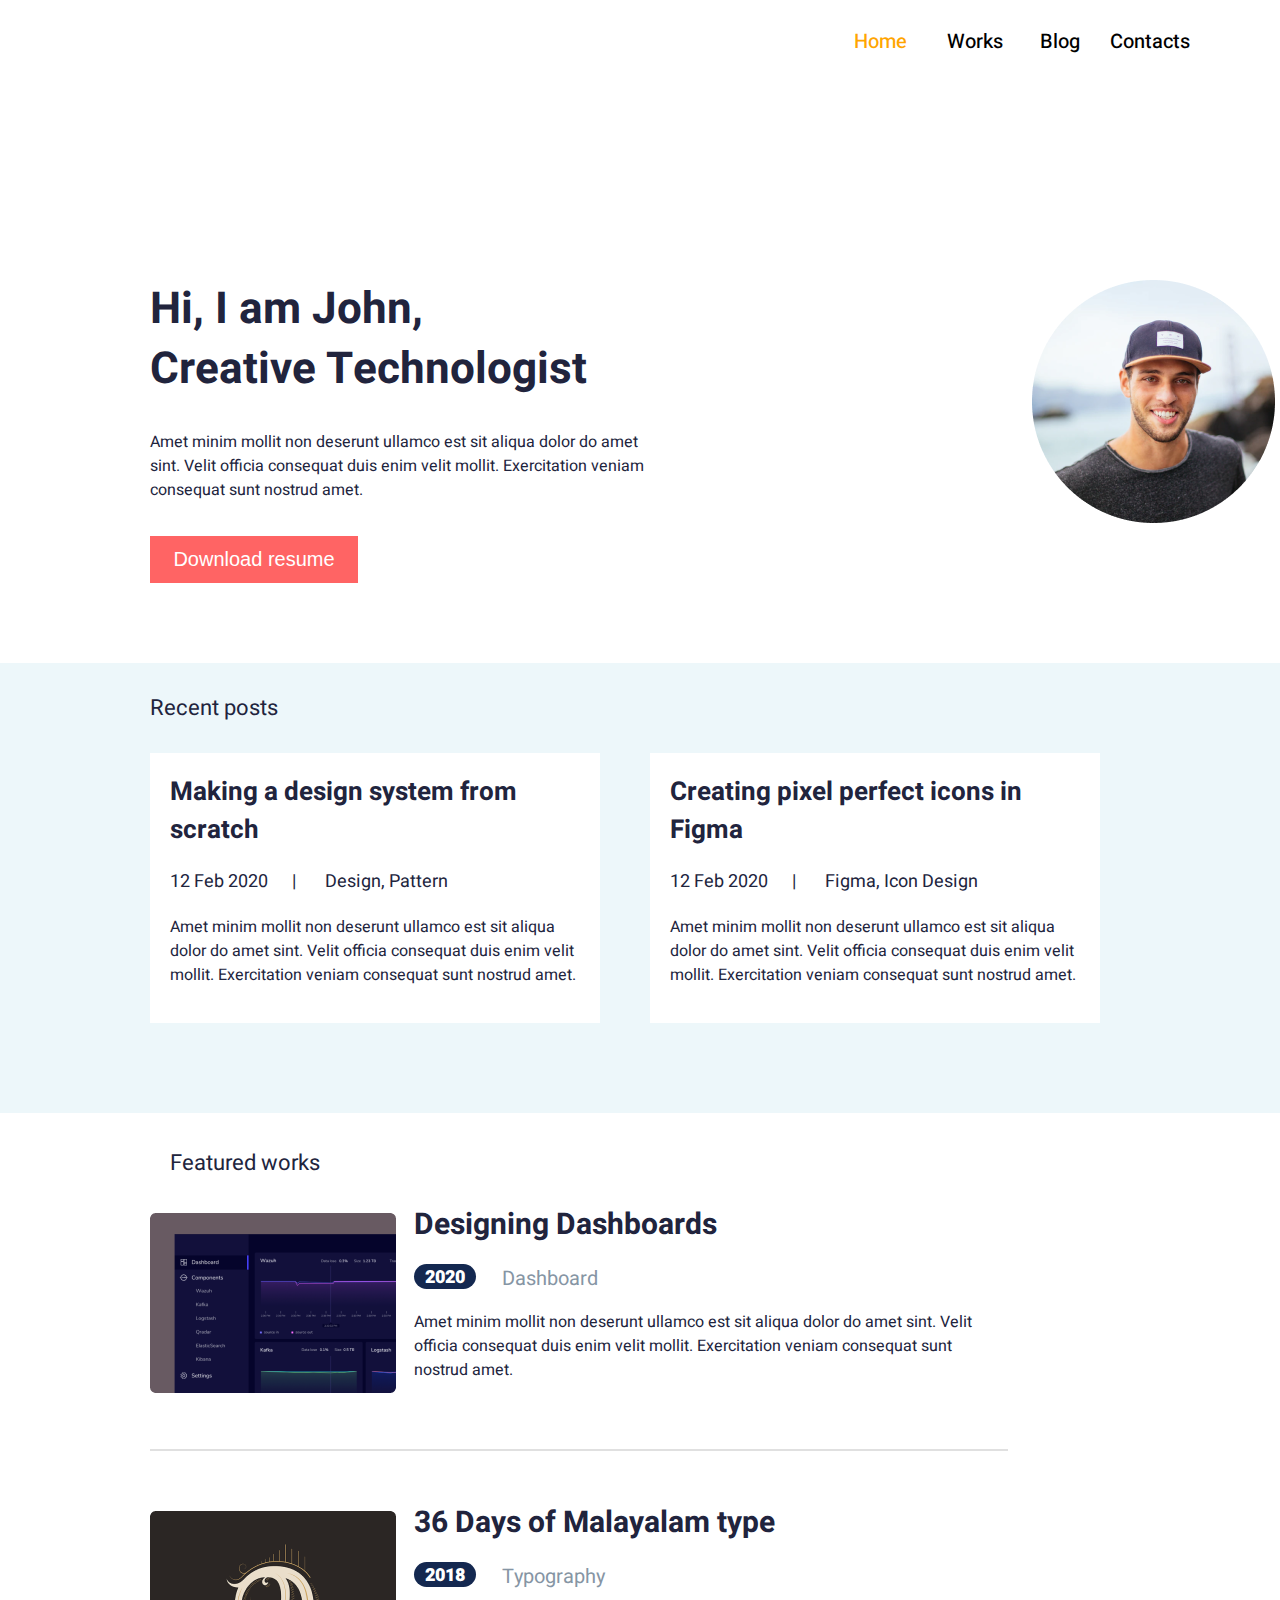
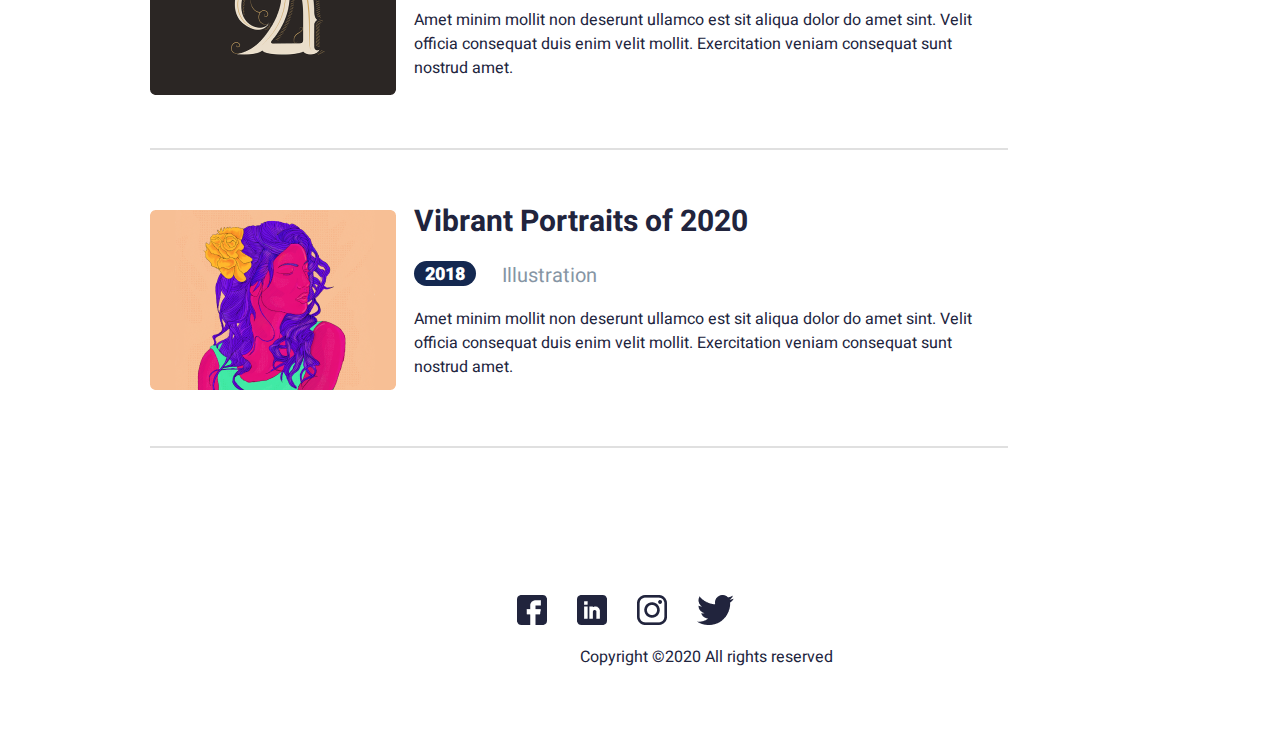
<file: index.html>
<!DOCTYPE html>
<html lang="en">
<head>
    <link rel="stylesheet" href="index.css">
    <link rel="preconnect" href="https://fonts.googleapis.com">
    <link rel="preconnect" href="https://fonts.gstatic.com" crossorigin>
    <link href="https://fonts.googleapis.com/css2?family=Heebo:wght@400;500;700;900&display=swap" rel="stylesheet">
    <meta charset="UTF-8">
    <meta http-equiv="X-UA-Compatible" content="IE=edge">
    <meta name="viewport" content="width=device-width, initial-scale=1.0">
    <title>Document</title>
    <script></script>
</head>
<body>
    <nav class="nav" >
        <a class="nav-home" href="index.html">Home</a>
        <a class="nav-works" href="works.html">Works</a>
        <a class="nav-blog" href="blog.html">Blog</a>
        <a class="nav-contacts" href="contacts2.html">Contacts</a>
    </nav>
    <header class="header">
        <div>
        <h1 class="header-title">Hi, I am John,<br>
            Creative Technologist</h1>
        <p class="header-text">Amet minim mollit non deserunt ullamco est sit aliqua dolor do amet sint. Velit officia consequat duis enim velit mollit. Exercitation veniam consequat sunt nostrud amet.</p>
        <button class="header-button">
            <a cLASS="header-button-text" href="">Download resume</a>
        </button>
        </div>
        <div class=" image">
            <img src="images/Ellipse 1.png" alt="Face">
        </div>
        
    </header>
    <section class="section">
        <div class="section-header">
            <p class="section-header-par">Recent posts</p>
        </div>
        <div class="mainsection">
            <div class="mainsection-first">
                <h2 class="mainsection-first-title">Making a design system from scratch</h2>
                <div class="divfortagdate">
                <date class="mainsection-first-date">12 Feb 2020 &nbsp; &nbsp; &nbsp;|</date>
                <tags class="mainsection-first-tag">&nbsp; &nbsp; &nbsp;Design, Pattern</tags>
                </div>
                <p class="mainsection-text">Amet minim mollit non deserunt ullamco est sit aliqua dolor do amet sint. Velit officia consequat duis enim velit mollit. Exercitation veniam consequat sunt nostrud amet.</p>

            </div>
            <div class="mainsection-first">
                <h2 class="mainsection-first-title">Creating pixel perfect icons in Figma</h2>
                <div class="divfortagdate">
                <date class="mainsection-first-date">12 Feb 2020 &nbsp; &nbsp; &nbsp;|</date>
                <tags class="mainsection-first-tag">&nbsp; &nbsp; &nbsp;Figma, Icon Design</tags>
                </div>
                <p class="section-text">Amet minim mollit non deserunt ullamco est sit aliqua dolor do amet sint. Velit officia consequat duis enim velit mollit. Exercitation veniam consequat sunt nostrud amet.</p>

            </div>
        </div>
        
    </section>
    <main class="main">
        <p class="main-title">Featured works</p>
        <div class="main-dashboard">
            <div>
                <img srcset="images/Rectangle 30.png,
                        images/Rectangle 30@2x.png 2x" 
                    src="images/Rectangle 30.png"
                alt="dashboard">
            </div>
            <div>
                <h3 class="main-dashboard-title">Designing Dashboards</h3>
                <div class="divforflex">
                    <div class="divfordate">
                        <date class="main-dashboard-date">2020</date>
                    </div>
                    <div class="divfortag">
                        <tags class="main-dashboard-tag">Dashboard</tags>
                    </div>
                </div>
                <div class="main-dashboard-text">
                    <p>Amet minim mollit non deserunt ullamco est sit aliqua dolor do amet sint. Velit officia consequat duis enim velit mollit. Exercitation veniam consequat sunt nostrud amet.</p>
                </div>
            </div>
            
        </div>
        <div class="seperator"></div>
        <div class="main-dashboard">
            <div>
                <img srcset="images/Rectangle 34.png,
                        images/Rectangle 34@2x.png 2x" 
                    src="images/Rectangle 34.png"
                alt="dashboard">
            </div>
            <div>
                <h3 class="main-dashboard-title">36 Days of Malayalam type</h3>
                <div class="divforflex">
                    <div class="divfordate">
                        <date class="main-dashboard-date">2018</date>
                    </div>
                    <div class="divfortag">
                        <tags class="main-dashboard-tag">Typography</tags>
                    </div>
                </div>
                <div class="main-dashboard-text">
                    <p>Amet minim mollit non deserunt ullamco est sit aliqua dolor do amet sint. Velit officia consequat duis enim velit mollit. Exercitation veniam consequat sunt nostrud amet.</p>
                </div>
            </div>
            
        </div>
        <div class="seperator"></div>
        <div class="main-dashboard">
            <div>
                <img srcset="images/Rectangle 32.png,
                        images/Rectangle 32@2x.png 2x" 
                    src="images/Rectangle 32.png"
                alt="dashboard">
            </div>
            <div>
                <h3 class="main-dashboard-title">Vibrant Portraits of 2020</h3>
                <div class="divforflex">
                    <div class="divfordate">
                        <date class="main-dashboard-date">2018</date>
                    </div>
                    <div class="divfortag">
                        <tags class="main-dashboard-tag">Illustration</tags>
                    </div>
                </div>
                <div class="main-dashboard-text">
                    <p>Amet minim mollit non deserunt ullamco est sit aliqua dolor do amet sint. Velit officia consequat duis enim velit mollit. Exercitation veniam consequat sunt nostrud amet.</p>
                </div>
            </div>
            
        </div>
        <div class="seperator"></div>
    </main>
    <footer class="footer">
        <div class="footer-icons"> 
            <img  class="icon" srcset="images/fb.png,
                        images/fb@2x.png 2x" 
                    src="images/fb.png"
            alt="dashboard">
            <img class="icon" srcset="images/Linkedin.png,
                        images/Linkedin@2x.png 2x" 
                    src="images/Linkedin.png"
            alt="dashboard">
            <img class="icon" srcset="images/insta.png ,
                        images/insta@2x.png 2x" 
                    src="images/insta.png"
            alt="dashboard">
            <img class="icon" srcset="images/Group.png,
                        images/Group@2x.png 2x" 
                    src="images/Group.png"
            alt="dashboard">
        </div>
        <p class="textend">Copyright ©2020 All rights reserved</p>
    </footer>
</body>
</html>
</file>
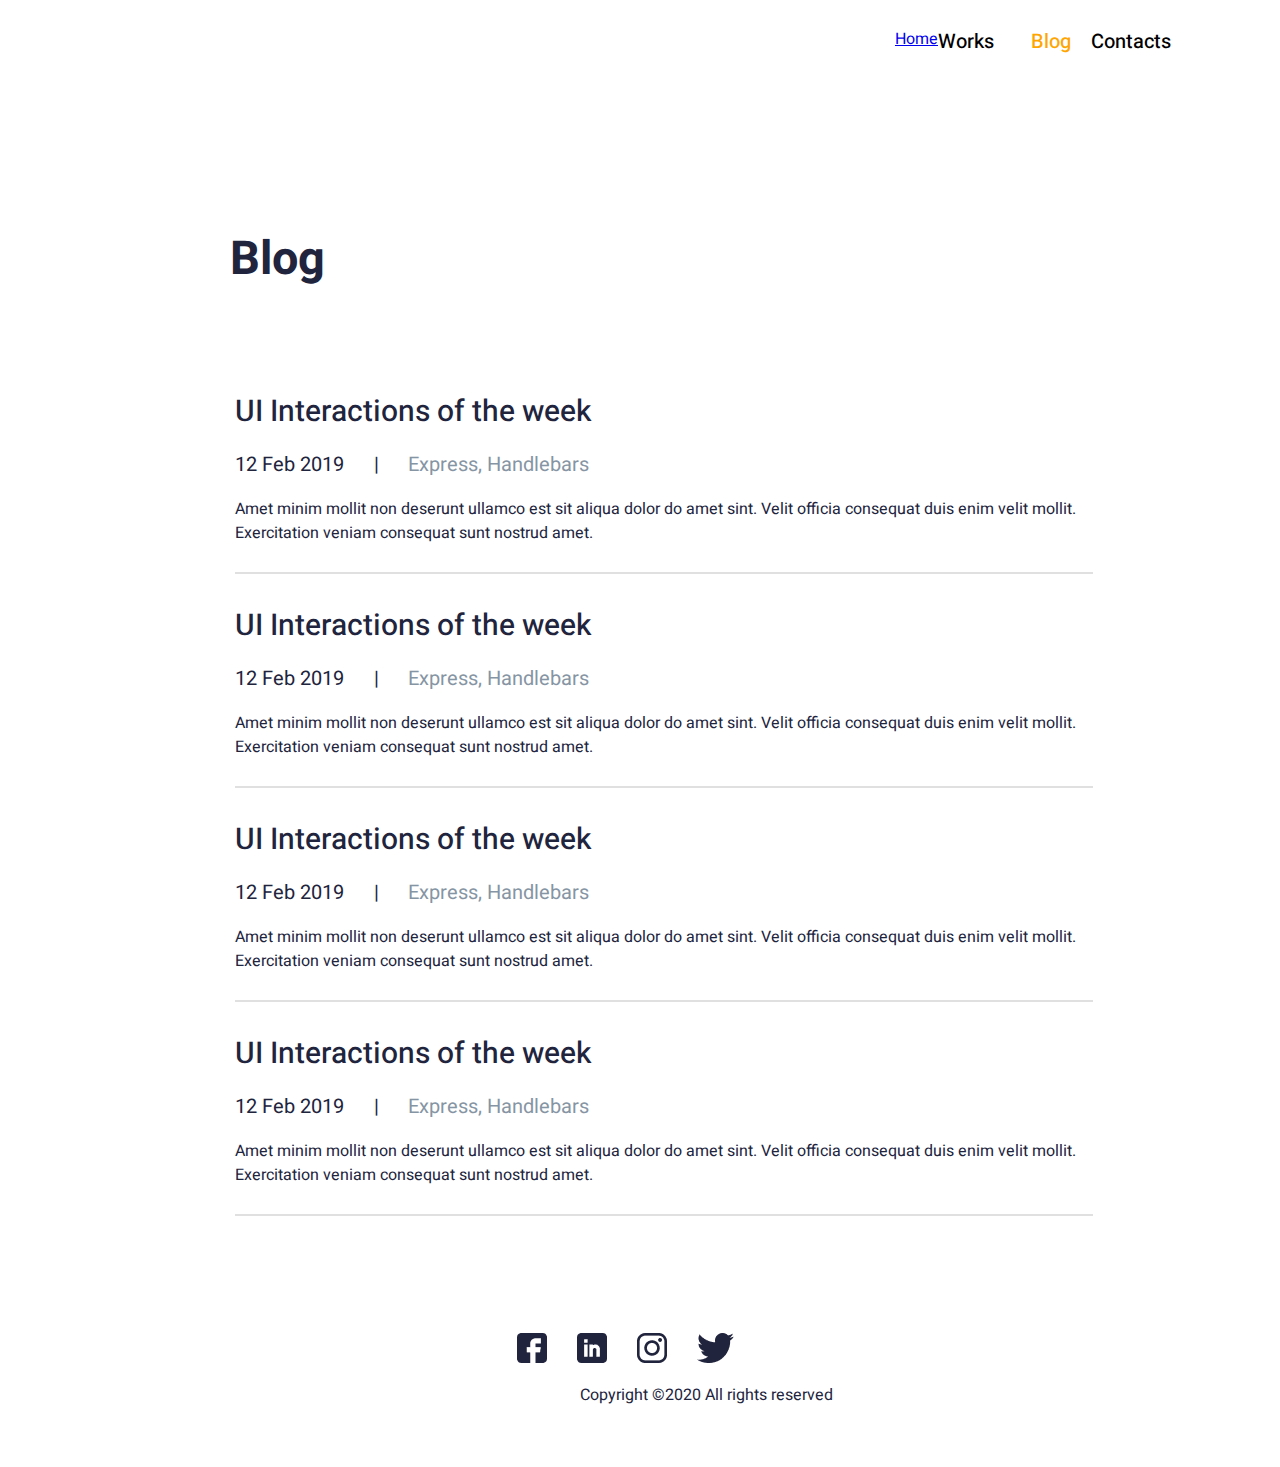
<file: blog.html>
<!DOCTYPE html>
<html lang="en">
<head>
    <link rel="stylesheet" href="blog.css">
    <link rel="preconnect" href="https://fonts.googleapis.com">
    <link rel="preconnect" href="https://fonts.gstatic.com" crossorigin>
    <link href="https://fonts.googleapis.com/css2?family=Heebo:wght@400;500;700;900&display=swap" rel="stylesheet">
    <meta charset="UTF-8">
    <meta http-equiv="X-UA-Compatible" content="IE=edge">
    <meta name="viewport" content="width=device-width, initial-scale=1.0">
    <title>Document</title>
</head>
<body>
    <nav class="nav" >
        <a class="nav-home" href="index.html">Home</a>
        <a class="nav-works" href="works.html">Works</a>
        <a class="nav-blog" href="blog.html">Blog</a>
        <a class="nav-contacts" href="contacts2.html">Contacts</a>
    </nav>
    <main>
        <header class="main-header">
            <h3>Blog</h3>
        </header>
        <section class="section1" >
            <h4 class="section-title"> UI Interactions of the week</h4>
            <div class="datetag-div">
            <date class="section-first-date">12 Feb 2019 &nbsp; &nbsp; &nbsp;|</date>
            <tags class="section-first-tag">&nbsp; &nbsp; &nbsp;Express, Handlebars</tags>
            </div>
            <p class="section-text">Amet minim mollit non deserunt ullamco est sit aliqua dolor do amet sint. Velit officia consequat duis enim velit mollit. Exercitation veniam consequat sunt nostrud amet.</p>
       
        </section>
        <div class="seperator"></div>
        <section class="section">
            <h4 class="section-title"> UI Interactions of the week</h4>
            <div class="datetag-div">
            <date class="section-first-date">12 Feb 2019 &nbsp; &nbsp; &nbsp;|</date>
            <tags class="section-first-tag">&nbsp; &nbsp; &nbsp;Express, Handlebars</tags>
            </div>
            <p class="section-text">Amet minim mollit non deserunt ullamco est sit aliqua dolor do amet sint. Velit officia consequat duis enim velit mollit. Exercitation veniam consequat sunt nostrud amet.</p>
       
        </section>
        <div class="seperator"></div>
        <section class="section">
            <h4 class="section-title"> UI Interactions of the week</h4>
            <div class="datetag-div">
            <date class="section-first-date">12 Feb 2019 &nbsp; &nbsp; &nbsp;|</date>
            <tags class="section-first-tag">&nbsp; &nbsp; &nbsp;Express, Handlebars</tags>
            </div>
            <p class="section-text">Amet minim mollit non deserunt ullamco est sit aliqua dolor do amet sint. Velit officia consequat duis enim velit mollit. Exercitation veniam consequat sunt nostrud amet.</p>
       
        </section>
        <div class="seperator"></div>
        <section class="section">
            <h4 class="section-title"> UI Interactions of the week</h4>
            <div class="datetag-div">
            <date class="section-first-date">12 Feb 2019 &nbsp; &nbsp; &nbsp;|</date>
            <tags class="section-first-tag">&nbsp; &nbsp; &nbsp;Express, Handlebars</tags>
            </div>
            <p class="section-text">Amet minim mollit non deserunt ullamco est sit aliqua dolor do amet sint. Velit officia consequat duis enim velit mollit. Exercitation veniam consequat sunt nostrud amet.</p>
       
        </section>
        <div class="seperator"></div>




    </main>
    <footer class="footer">
        <div class="footer-icons"> 
            <img  class="icon" srcset="images/fb.png,
                        images/fb@2x.png 2x" 
                    src="images/fb.png"
            alt="dashboard">
            <img class="icon" srcset="images/Linkedin.png,
                        images/Linkedin@2x.png 2x" 
                    src="images/Linkedin.png"
            alt="dashboard">
            <img class="icon" srcset="images/insta.png ,
                        images/insta@2x.png 2x" 
                    src="images/insta.png"
            alt="dashboard">
            <img class="icon" srcset="images/Group.png,
                        images/Group@2x.png 2x" 
                    src="images/Group.png"
            alt="dashboard">
        </div>
        <p class="textend">Copyright ©2020 All rights reserved</p>
    </footer>
</body>
</html>
</file>
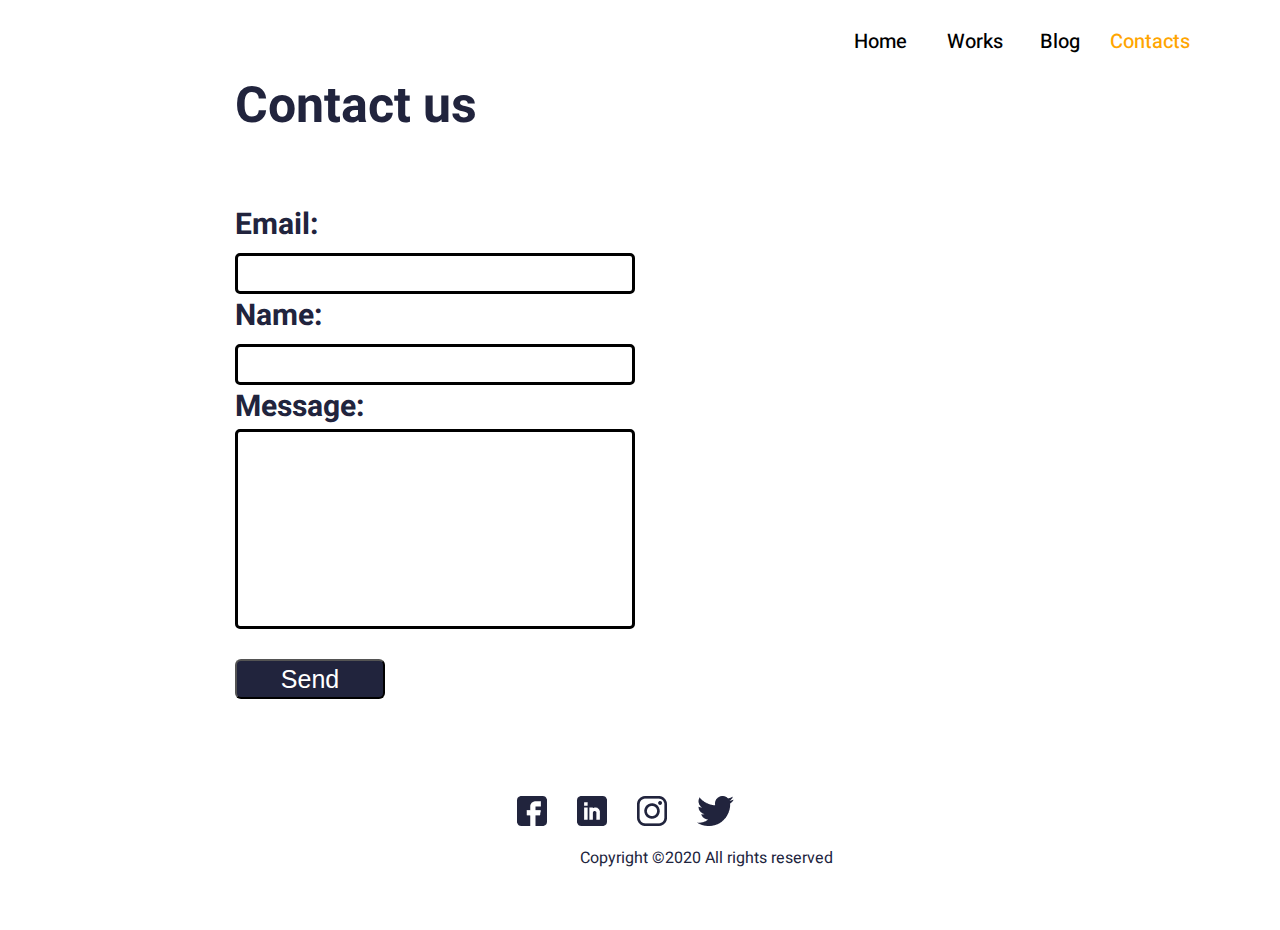
<file: contacts2.html>
<!DOCTYPE html>
<html lang="en">
<head>
    <link rel="stylesheet" href="contacts2.css">
    <link rel="preconnect" href="https://fonts.googleapis.com">
    <link rel="preconnect" href="https://fonts.gstatic.com" crossorigin>
    <link href="https://fonts.googleapis.com/css2?family=Heebo:wght@400;500;700;900&display=swap" rel="stylesheet">
    <meta charset="UTF-8">
    <meta http-equiv="X-UA-Compatible" content="IE=edge">
    <meta name="viewport" content="width=device-width, initial-scale=1.0">
    <title>Document</title>

</head>
<body>
    <nav class="nav" >
        <a class="nav-home" href="index.html">Home</a>
        <a class="nav-works" href="works.html">Works</a>
        <a class="nav-blog" href="blog.html">Blog</a>
        <a class="nav-contacts" href="contacts2.html">Contacts</a>
    </nav>
    <h1 class="contactus">Contact us
    </h1>
    <div class="type-info">
        <div class="divforemail">
        <p class="email-text">Email: <input class="input" type="email" ></p>
    </div>
    <div>
        <p class="name-text">Name: <input class=" input"type="name"></p>
    </div>
    <div>
        <p class="message-text">Message: <input class="input-text" type="text" ></p>
    </div>
</div>
<button>
    <p class="button-title">Send</p></button>


    </div>
    <footer class="footer">
        <div class="footer-icons"> 
            <img  class="icon" srcset="images/fb.png,
                        images/fb@2x.png 2x" 
                    src="images/fb.png"
            alt="dashboard">
            <img class="icon" srcset="images/Linkedin.png,
                        images/Linkedin@2x.png 2x" 
                    src="images/Linkedin.png"
            alt="dashboard">
            <img class="icon" srcset="images/insta.png ,
                        images/insta@2x.png 2x" 
                    src="images/insta.png"
            alt="dashboard">
            <img class="icon" srcset="images/Group.png,
                        images/Group@2x.png 2x" 
                    src="images/Group.png"
            alt="dashboard">
        </div>
        <p class="textend">Copyright ©2020 All rights reserved</p>
    </footer>
    
</body>
</html>
</file>
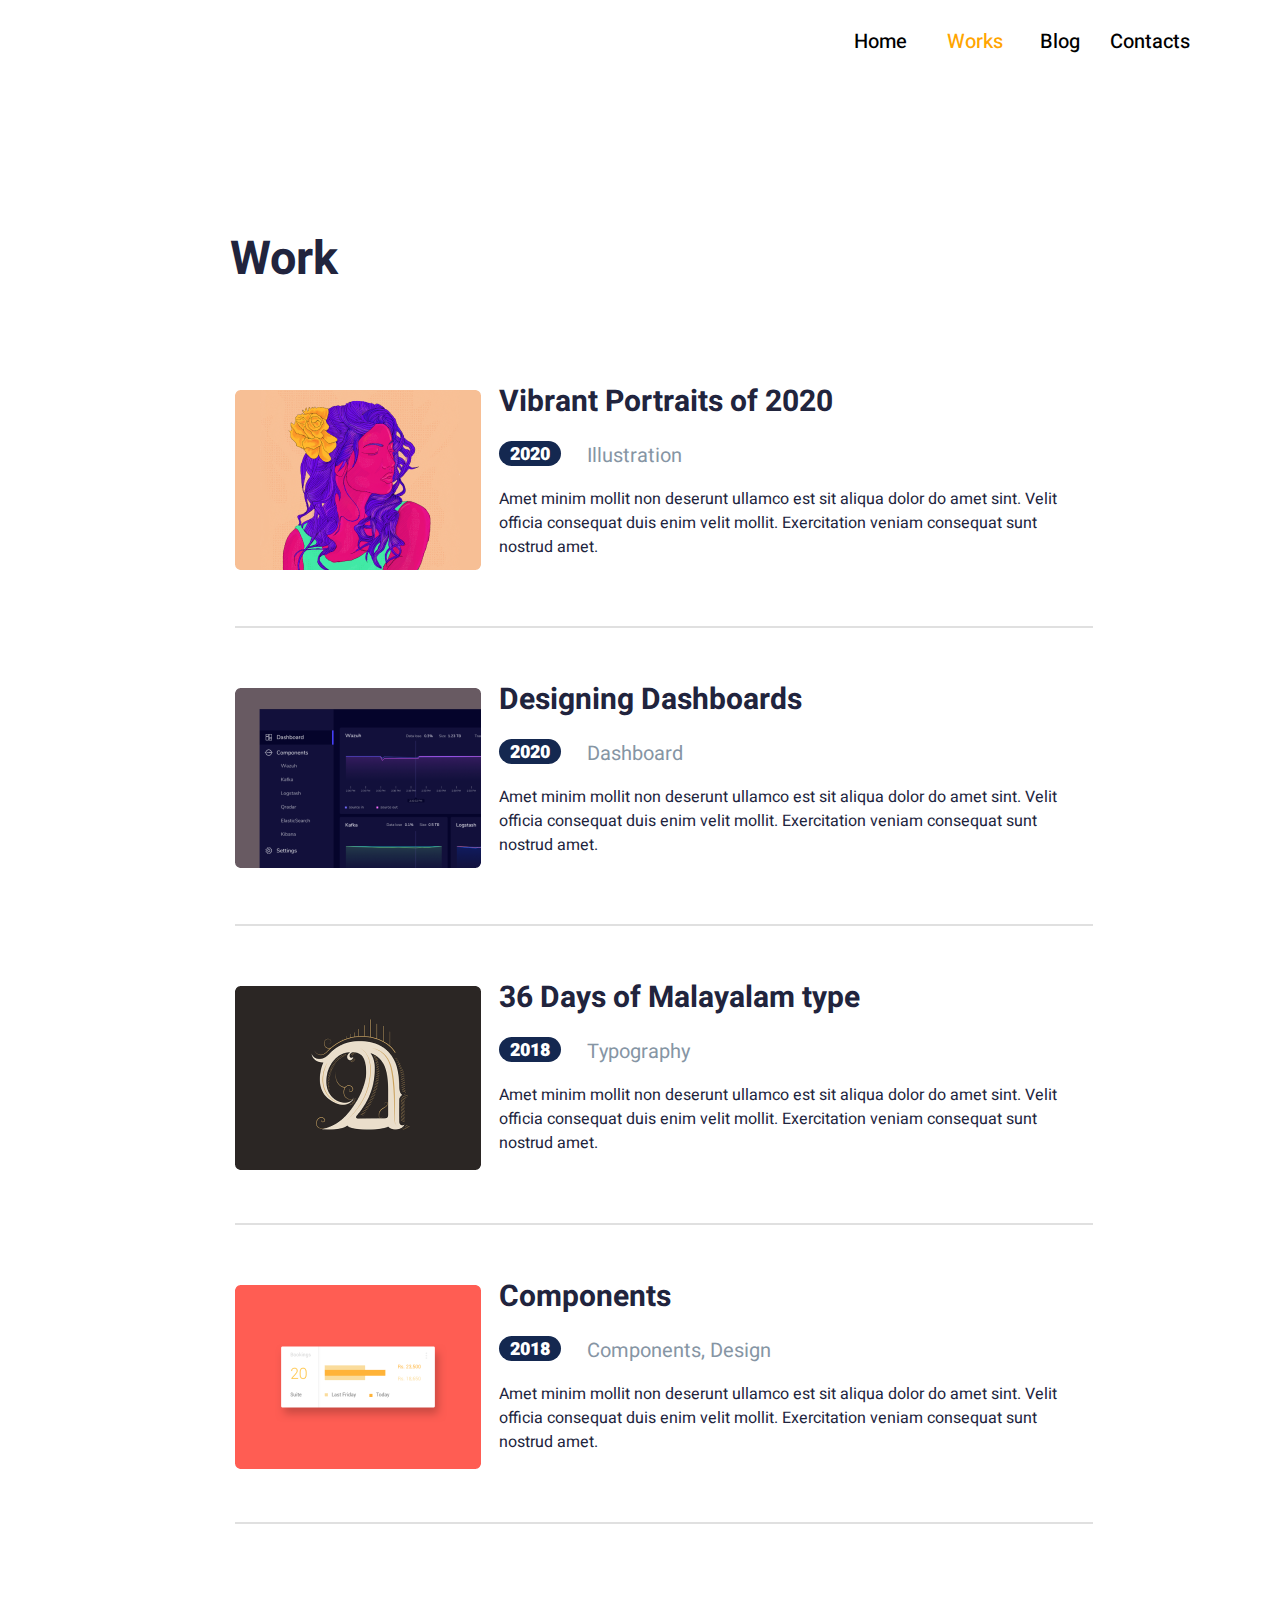
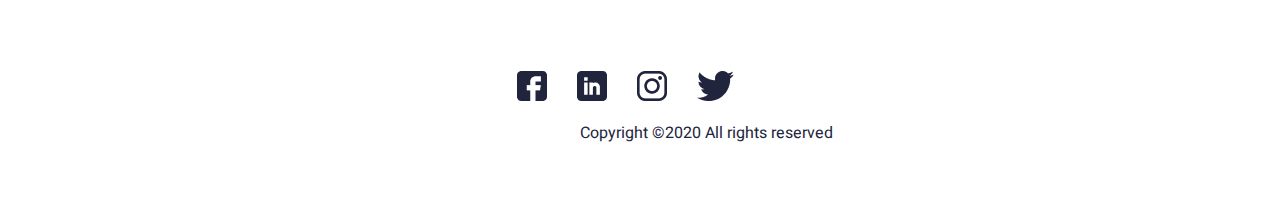
<file: works.html>
<!DOCTYPE html>
<html lang="en">
<head>
    <link rel="stylesheet" href="works.css">
    <link rel="preconnect" href="https://fonts.googleapis.com">
    <link rel="preconnect" href="https://fonts.gstatic.com" crossorigin>
    <link href="https://fonts.googleapis.com/css2?family=Heebo:wght@400;500;700;900&display=swap" rel="stylesheet">
    <meta charset="UTF-8">
    <meta http-equiv="X-UA-Compatible" content="IE=edge">
    <meta name="viewport" content="width=device-width, initial-scale=1.0">
    <title>Document</title>
</head>
<body>
    <nav class="nav" >
        <a class="nav-home" href="index.html">Home</a>
        <a class="nav-works" href="works.html">Works</a>
        <a class="nav-blog" href="blog.html">Blog</a>
        <a class="nav-contacts" href="contacts2.html">Contacts</a>
    </nav>

    <header class="main-header">
        <h3>Work</h3>
    </header>
    <main>
    <div class="main-dashboard">
        <div>
            <img srcset="images/Rectangle 32.png,
                    images/Rectangle 32@2x.png 2x" 
                src="images/Rectangle 32.png"
            alt="dashboard">
        </div>
        <div>
            <h3 class="main-dashboard-title">Vibrant Portraits of 2020</h3>
            <div class="divforflex">
                <div class="divfordate">
                    <date class="main-dashboard-date">2020</date>
                </div>
                <div class="divfortag">
                    <tags class="main-dashboard-tag">Illustration</tags>
                </div>
            </div>
            <div class="main-dashboard-text">
                <p>Amet minim mollit non deserunt ullamco est sit aliqua dolor do amet sint. Velit officia consequat duis enim velit mollit. Exercitation veniam consequat sunt nostrud amet.</p>
            </div>
        </div>
        
    </div>
    <div class="seperator"></div>
    <div class="main-dashboard">
        <div>
            <img srcset="images/Rectangle 30.png,
                    images/Rectangle 30@2x.png 2x" 
                src="images/Rectangle 30.png"
            alt="dashboard">
        </div>
        <div>
            <h3 class="main-dashboard-title">Designing Dashboards</h3>
            <div class="divforflex">
                <div class="divfordate">
                    <date class="main-dashboard-date">2020</date>
                </div>
                <div class="divfortag">
                    <tags class="main-dashboard-tag">Dashboard</tags>
                </div>
            </div>
            <div class="main-dashboard-text">
                <p>Amet minim mollit non deserunt ullamco est sit aliqua dolor do amet sint. Velit officia consequat duis enim velit mollit. Exercitation veniam consequat sunt nostrud amet.</p>
            </div>
        </div>
        
    </div>
    <div class="seperator"></div>
    <div class="main-dashboard">
        <div>
            <img srcset="images/Rectangle 34.png,
                    images/Rectangle 34@2x.png 2x" 
                src="images/Rectangle 34.png"
            alt="dashboard">
        </div>
        <div>
            <h3 class="main-dashboard-title">36 Days of Malayalam type</h3>
            <div class="divforflex">
                <div class="divfordate">
                    <date class="main-dashboard-date">2018</date>
                </div>
                <div class="divfortag">
                    <tags class="main-dashboard-tag">Typography</tags>
                </div>
            </div>
            <div class="main-dashboard-text">
                <p>Amet minim mollit non deserunt ullamco est sit aliqua dolor do amet sint. Velit officia consequat duis enim velit mollit. Exercitation veniam consequat sunt nostrud amet.</p>
            </div>
        </div>
        
    </div>
    <div class="seperator"></div>
    <div class="main-dashboard">
        <div>
            <img srcset="images/Rectangle 40.png,
                    images/Rectangle 40@2x.png 2x" 
                src="images/Rectangle 40.png"
            alt="dashboard">
        </div>
        <div>
            <h3 class="main-dashboard-title">Components</h3>
            <div class="divforflex">
                <div class="divfordate">
                    <date class="main-dashboard-date">2018</date>
                </div>
                <div class="divfortag">
                    <tags class="main-dashboard-tag">Components, Design</tags>
                </div>
            </div>
            <div class="main-dashboard-text">
                <p>Amet minim mollit non deserunt ullamco est sit aliqua dolor do amet sint. Velit officia consequat duis enim velit mollit. Exercitation veniam consequat sunt nostrud amet.</p>
            </div>
        </div>
        
    </div>
    <div class="seperator"></div>
</main>
    <footer class="footer">
        <div class="footer-icons"> 
            <img  class="icon" srcset="images/fb.png,
                        images/fb@2x.png 2x" 
                    src="images/fb.png"
            alt="dashboard">
            <img class="icon" srcset="images/Linkedin.png,
                        images/Linkedin@2x.png 2x" 
                    src="images/Linkedin.png"
            alt="dashboard">
            <img class="icon" srcset="images/insta.png ,
                        images/insta@2x.png 2x" 
                    src="images/insta.png"
            alt="dashboard">
            <img class="icon" srcset="images/Group.png,
                        images/Group@2x.png 2x" 
                    src="images/Group.png"
            alt="dashboard">
        </div>
        <p class="textend">Copyright ©2020 All rights reserved</p>
    </footer>
</body>
</file>
<file: index.css>
html {
  box-sizing: border-box;
  font-size: 16px;
}

*,
*:before,
*:after {
  box-sizing: inherit;
}

body,
h1,
h2,
h3,
h4,
h5,
h6,
p,
ol,
ul {
  margin: 0;
  padding: 0;

}

ol,
ul {
  list-style: none;
}

body {
  font-family: 'Heebo', sans-serif;
  color: #21243D;

}

.nav {
  display: flex;
  justify-content: flex-end;
  padding-top: 27px;
  padding-right: 60px;
}

.nav-contacts {
  padding-right: 110px;
  width: 57px;
  height: 43px;
  line-height: 29px;
  font-size: 20px;
  font-weight: 500;
  text-decoration: none;
  color: #000;
}
.nav-home {
  padding-right: 93px;
  width: 57px;
  height: 43px;
  line-height: 29px;
  font-size: 20px;
  font-weight: 500;
  text-decoration: none;
  color: orange;
}

.nav-works {
  padding-right: 93px;
  width: 49px;
  height: 43px;
  line-height: 29px;
  font-size: 20px;
  font-weight: 500;
  text-decoration: none;
  color: #000;
}

.nav-blog {
  padding-right: 70px;
  width: 49px;
  height: 43px;
  line-height: 29px;
  font-size: 20px;
  font-weight: 500;
  text-decoration: none;
  color: black;
}

header {
  display: flex;
  padding-top: 210px;
  padding-left: 150px;
  padding-right: 150px;
  width: 100%;
}

.image {
  padding-left: 350px;
  padding-right: 150px;
  display: block;
  justify-content: right;
  align-items: right;
  width: 243px;
}

.header-title {
  font-size: 44px;
  font-weight: 700;
  line-height: 60px;
  width: 532px;
  height: 120px;
}

.header-text {
  padding-top: 30px;
  line-height: 24px;
  font-size: 16px;
  font-weight: 400;
  width: 497px;
  height: 66px;
}

.header-button {
  margin-top: 70px;
  background-color: #ff6464;
  width: 208px;
  height: 47px;
  border: none;
}

.header-button-text {
  font-size: 20px;
  line-height: 29px;
  font-weight: 500;
  text-decoration: none;
  color: white;
}

.section{
    background-color: #EDF7FA;
    margin-top: 80px;
    height: 450px;
}
.section-header{
    padding-left: 150px;
    padding-top: 15px;
    padding-bottom: 15px;

}

.section-header-par{
    font-weight: 400;
    line-height: 60px;
    font-size: 22px;
}
.mainsection{
    display: flex;
    padding-left: 150px;
}
.mainsection-first {
    background-color: white;
    width: 450px;
    height:270px;
    margin-right:50px;
    padding:20px;
}
.mainsection-first-title{
font-style: normal;
font-weight: 700;
font-size: 26px;
line-height: 38px;
}
.mainsection-first-date{
 
font-weight: 400;
font-size: 18px;
line-height: 26px;
margin-right: 5px;
}
.mainsection-first-tag{
    font-style: normal;
font-weight: 400;
font-size: 18px;
line-height: 26px;
}
.mainsection-first-text{
    padding-top: 30px;
    margin-bottom: 10px;
    font-style: normal;
font-weight: 400;
font-size: 16px;
line-height: 24px;
}
.divfortagdate{
    padding-top: 20px;
    padding-bottom: 20px;
}
.main{
    padding-left: 150px;
}

.main-title{
    padding:20px;
    font-style: normal;
    font-weight: 400;
    font-size: 22px;
    line-height: 60px;
}
.main-dashboard{
    display: flex;
    padding-bottom: 46px;

    

}
.main-dashboard-title{
    padding-left: 18px;
    font-style: normal;
    font-weight: 700;
    font-size: 30px;
    line-height: 44px;
    margin-top: -10px;
}
.main-dashboard-date{
    padding-left: 11px;
    color:white;
    font-style: normal;
    font-weight: 900;
    font-size: 18px;
}
.divfordate{
    margin-left: 18px;
    background-color:#142850;
    border-radius: 16px;
    width: 62px;
    height: 25px;
    margin-right: 26px;
}
.divforflex{
    display: flex;
    margin-top: 17px;
}
.main-dashboard-tag{
    font-style: normal;
    font-weight: 400;
    font-size: 20px;
    line-height: 29px;
    color: #8695A4;

}
.main-dashboard-text{
    margin-top: 17px;
    margin-left:18px ;
    width: 594px;
    height: 93px;
    font-style: normal;
    font-weight: 400;
    font-size: 16px;
    line-height: 24px;
    

}

.seperator{
    border: 1px solid #E0E0E0;
    margin-bottom: 60px;
    width: 858px;

  }

.footer{
    padding-top: 87px;
    margin: 10px;

}
.footer-icons{
    display: flex;
    justify-content: center;
}
.icon{
padding-right: 30px;
}
.textend{
    padding-top: 20px;
    padding-bottom: 50px;
padding-left: 570px;
}
</file>
<file: blog.css>
html {
    box-sizing: border-box;
    font-size: 16px;
  }
  
  *,
  *:before,
  *:after {
    box-sizing: inherit;
  }
  
  body,
  h1,
  h2,
  h3,
  h4,
  h5,
  h6,
  p,
  ol,
  ul {
    margin: 0;
    padding: 0;

  }
  
  ol,
  ul {
    list-style: none;
  }
  
  body {
    font-family: 'Heebo', sans-serif;
    color: #21243D;
  
  }
  .nav {
    display: flex;
    justify-content: flex-end;
    padding-top: 27px;
    padding-right: 60px;
  }
  .nav-contacts {
    padding-right: 129px;
    width: 57px;
    height: 43px;
    line-height: 29px;
    font-size: 20px;
    font-weight: 500;
    text-decoration: none;
    color: #000;
  }
  
  .nav-works {
    padding-right: 93px;
    width: 49px;
    height: 43px;
    line-height: 29px;
    font-size: 20px;
    font-weight: 500;
    text-decoration: none;
    color: #000;
  }
  
  .nav-blog {
    padding-right: 60px;
    width: 49px;
    height: 43px;
    line-height: 29px;
    font-size: 20px;
    font-weight: 500;
    text-decoration: none;
    color: orange;
  }
  .main-header{
    padding-left: 230px;
    padding-top: 160px;
    width: 156px;
    height: 54px;
    font-weight: 700;
    font-size: 40px;
    line-height: 60px;
  }
  .section1{
    padding-top: 160px;
    padding-left: 235px;
  }
  .section{
    padding-left: 235px;
  
  }
  .section-title{
    
    font-weight: 500;
    font-size: 30px;
    line-height: 44px;
  }
  .datetag-div{
    padding-top: 16px;
  }
  .section-first-date{
        width: 374px;
    height: 25px;

        font-weight: 400;
    font-size: 20px;
    line-height: 29px;
  }
  .section-first-tag{
    font-weight: 400;
font-size: 20px;
line-height: 29px;
color: #8695A4;
  }
  .section-text{
    padding-top: 18px;
    font-weight: 400;
font-size: 16px;
line-height: 24px;
width: 858px;
height: 43px;


  }
  .seperator{
    border: 1px solid #E0E0E0;
    margin-left: 235px;
    width: 858px;
    margin-top:50px ;
    margin-bottom: 30px;

  }
  .footer{
    padding-top: 87px;
    margin: 10px;

}
.footer-icons{
    display: flex;
    justify-content: center;
}
.icon{
padding-right: 30px;
}
.textend{
    padding-top: 20px;
    padding-bottom: 50px;
padding-left: 570px;
}
</file>
<file: contacts2.css>
html {
    box-sizing: border-box;
    font-size: 16px;
  }
  
  *,
  *:before,
  *:after {
    box-sizing: inherit;
  }
  
  body,
  h1,
  h2,
  h3,
  h4,
  h5,
  h6,
  p,
  ol,
  ul {
    margin: 0;
    padding: 0;

  }
  
  ol,
  ul {
    list-style: none;
  }
  
  body {
    font-family: 'Heebo', sans-serif;
    color: #21243D;
  
  }
  .nav {
    display: flex;
    justify-content: flex-end;
    padding-top: 27px;
    padding-right: 60px;
  }
  .nav-contacts {
    padding-right: 110px;
    width: 57px;
    height: 43px;
    line-height: 29px;
    font-size: 20px;
    font-weight: 500;
    text-decoration: none;
    color: orange;
  }
  .contactus{
    padding-left: 235px;
    padding-bottom: 60px;
    color: #21243D;
    font-size: 50px;
  }
  
  .nav-works {
    padding-right: 93px;
    width: 49px;
    height: 43px;
    line-height: 29px;
    font-size: 20px;
    font-weight: 500;
    text-decoration: none;
    color:black;
  

  }
  
  .nav-blog {
    padding-right: 70px;
    width: 49px;
    height: 43px;
    line-height: 29px;
    font-size: 20px;
    font-weight: 500;
    text-decoration: none;
    color: #000;
  }
  .nav-home {
    padding-right: 93px;
    width: 57px;
    height: 43px;
    line-height: 29px;
    font-size: 20px;
    font-weight: 500;
    text-decoration: none;
    color: #000;
  }
  .type-info{
    padding-left: 235px;
    width: 600px;
    font-size: 30px;
    font-weight: 700;

    
  }
  .input{
    width: 400px;
    padding: 10px;
    border: 3px solid #000;
        border-radius: 5px;
      

}
.input-text{
    height: 200px;
    width: 400px;
    padding: 10px;
    border: 3px solid #000;
    border-radius: 5px;


}
button{
    width: 150px;
    height: 40px;
    background-color: #21243D;
    color: white;
    border-radius: 6px;
    margin-left: 235px;
    margin-top: 30px;
}
.button-title{
    font-size: 25px;


}


  .footer{

    padding-top: 87px;
    margin: 10px;

}
.footer-icons{
    display: flex;
    justify-content: center;
}
.icon{
padding-right: 30px;
}
.textend{
    padding-top: 20px;
    padding-bottom: 50px;
padding-left: 570px;
}
</file>
<file: works.css>
html {
    box-sizing: border-box;
    font-size: 16px;
  }
  
  *,
  *:before,
  *:after {
    box-sizing: inherit;
  }
  
  body,
  h1,
  h2,
  h3,
  h4,
  h5,
  h6,
  p,
  ol,
  ul {
    margin: 0;
    padding: 0;

  }
  
  ol,
  ul {
    list-style: none;
  }
  
  body {
    font-family: 'Heebo', sans-serif;
    color: #21243D;
  
  }
  .nav {
    display: flex;
    justify-content: flex-end;
    padding-top: 27px;
    padding-right: 60px;
  }
  .nav-home {
    padding-right:93px;
    width: 57px;
    height: 43px;
    line-height: 29px;
    font-size: 20px;
    font-weight: 500;
    text-decoration: none;
    color: #000;
  }
  .nav-contacts {
    padding-right: 110px;
    width: 57px;
    height: 43px;
    line-height: 29px;
    font-size: 20px;
    font-weight: 500;
    text-decoration: none;
    color: #000;
  }
  
  .nav-works {
    padding-right: 93px;
    width: 49px;
    height: 43px;
    line-height: 29px;
    font-size: 20px;
    font-weight: 500;
    text-decoration: none;
    color: orange;

  }
  
  .nav-blog {
    padding-right: 70px;
    width: 49px;
    height: 43px;
    line-height: 29px;
    font-size: 20px;
    font-weight: 500;
    text-decoration: none;
    color: #000;
  }
  main{
    padding-left: 235px;
    padding-top: 160px;
  }
  .main-header{
    padding-left: 230px;
    padding-top: 160px;
    width: 156px;
    height: 54px;
    font-weight: 700;
    font-size: 40px;
    line-height: 60px;
  }
  .main-dashboard{
    display: flex;
    padding-bottom: 46px;

    

}
.main-dashboard-title{
    padding-left: 18px;
    font-style: normal;
    font-weight: 700;
    font-size: 30px;
    line-height: 44px;
    margin-top: -10px;
}
.main-dashboard-date{
    padding-left: 11px;
    color:white;
    font-style: normal;
    font-weight: 900;
    font-size: 18px;
}
.divfordate{
    margin-left: 18px;
    background-color:#142850;
    border-radius: 16px;
    width: 62px;
    height: 25px;
    margin-right: 26px;
}
.divforflex{
    display: flex;
    margin-top: 17px;
}
.main-dashboard-tag{
    font-style: normal;
    font-weight: 400;
    font-size: 20px;
    line-height: 29px;
    color: #8695A4;

}
.main-dashboard-text{
    margin-top: 17px;
    margin-left:18px ;
    width: 594px;
    height: 93px;
    font-style: normal;
    font-weight: 400;
    font-size: 16px;
    line-height: 24px;
    

}
.seperator{
    border: 1px solid #E0E0E0;
    margin-bottom: 60px;
    width: 858px;

  }



.footer{

    padding-top: 87px;
    margin: 10px;

}
.footer-icons{
    display: flex;
    justify-content: center;
}
.icon{
padding-right: 30px;
}
.textend{
    padding-top: 20px;
    padding-bottom: 50px;
padding-left: 570px;
}
</file>
